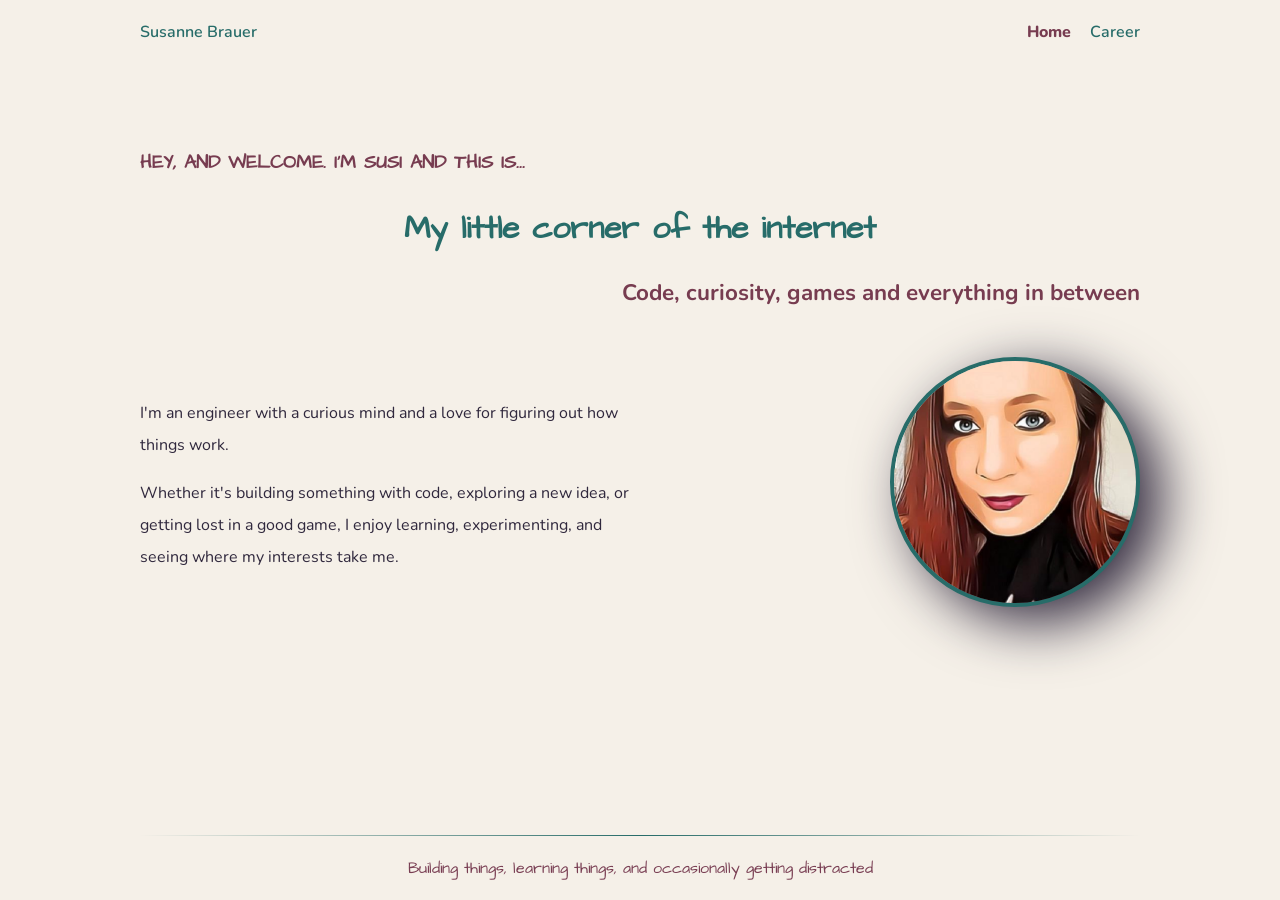
<file: index.html>
<!DOCTYPE html>
<html lang="en">
<head>
    <meta charset="UTF-8">
    <meta name="viewport" content="width=device-width, initial-scale=1.0">
    <title>Susanne Brauer</title>
    
    <link rel="preconnect" href="https://fonts.googleapis.com">
    <link rel="preconnect" href="https://fonts.gstatic.com" crossorigin>
    <link href="https://fonts.googleapis.com/css2?family=Architects+Daughter&family=Nunito:ital,wght@0,200..1000;1,200..1000&display=swap" rel="stylesheet">
    <link rel="stylesheet" href="style.css">
    <script src="script.js" defer></script>
</head>
<body>
    <header>
        <p>Susanne Brauer</p>
        <nav id="mobile-nav">
            <ul>
                <li><a href="index.html" class="current-page">Home</a></li>
                <!-- <li><a href="#">About</a></li> -->
                <li><a href="career.html">Career</a></li>
                <!-- <li><a href="#">Projects</a></li>
                <li><a href="#">Journal</a></li>
                <li><a href="#">Collections</a></li> -->
            </ul>
        </nav>
        <button id="menu-button" aria-label="Toggle navigation" aria-expanded="false" aria-controls="mobile-nav">
            <div class="menu-bar"></div>
            <div class="menu-bar"></div>
            <div class="menu-bar"></div>
        </button>
    </header>
    <main>
        <section id="introduction">
            <div id="title-section">
                <p id="greeting">Hey, And Welcome. I'm Susi and this is...</p>
                <h1>My little corner of the internet</h1>
                <p id="sub-title">Code, curiosity, games and everything in between</p>
            </div>
            <div id="intro">
                <div id = "intro-blurp">
                    <p>I'm an engineer with a curious mind and a love for figuring out how things work.</p>
                    <p>Whether it's building something with code, exploring a new idea, or getting lost in a good game, I enjoy learning, experimenting, and seeing where my interests take me.</p>
                </div>
                <div>
                    <img id="intro-img" src="resources/img/susi-stylised.png" alt="stylized picture of Susi">
                </div>
            </div>
        </section>
    </main>
    <footer>
        <p>Building things, learning things, and occasionally getting distracted</p>
    </footer>
</body>
</html>
</file>
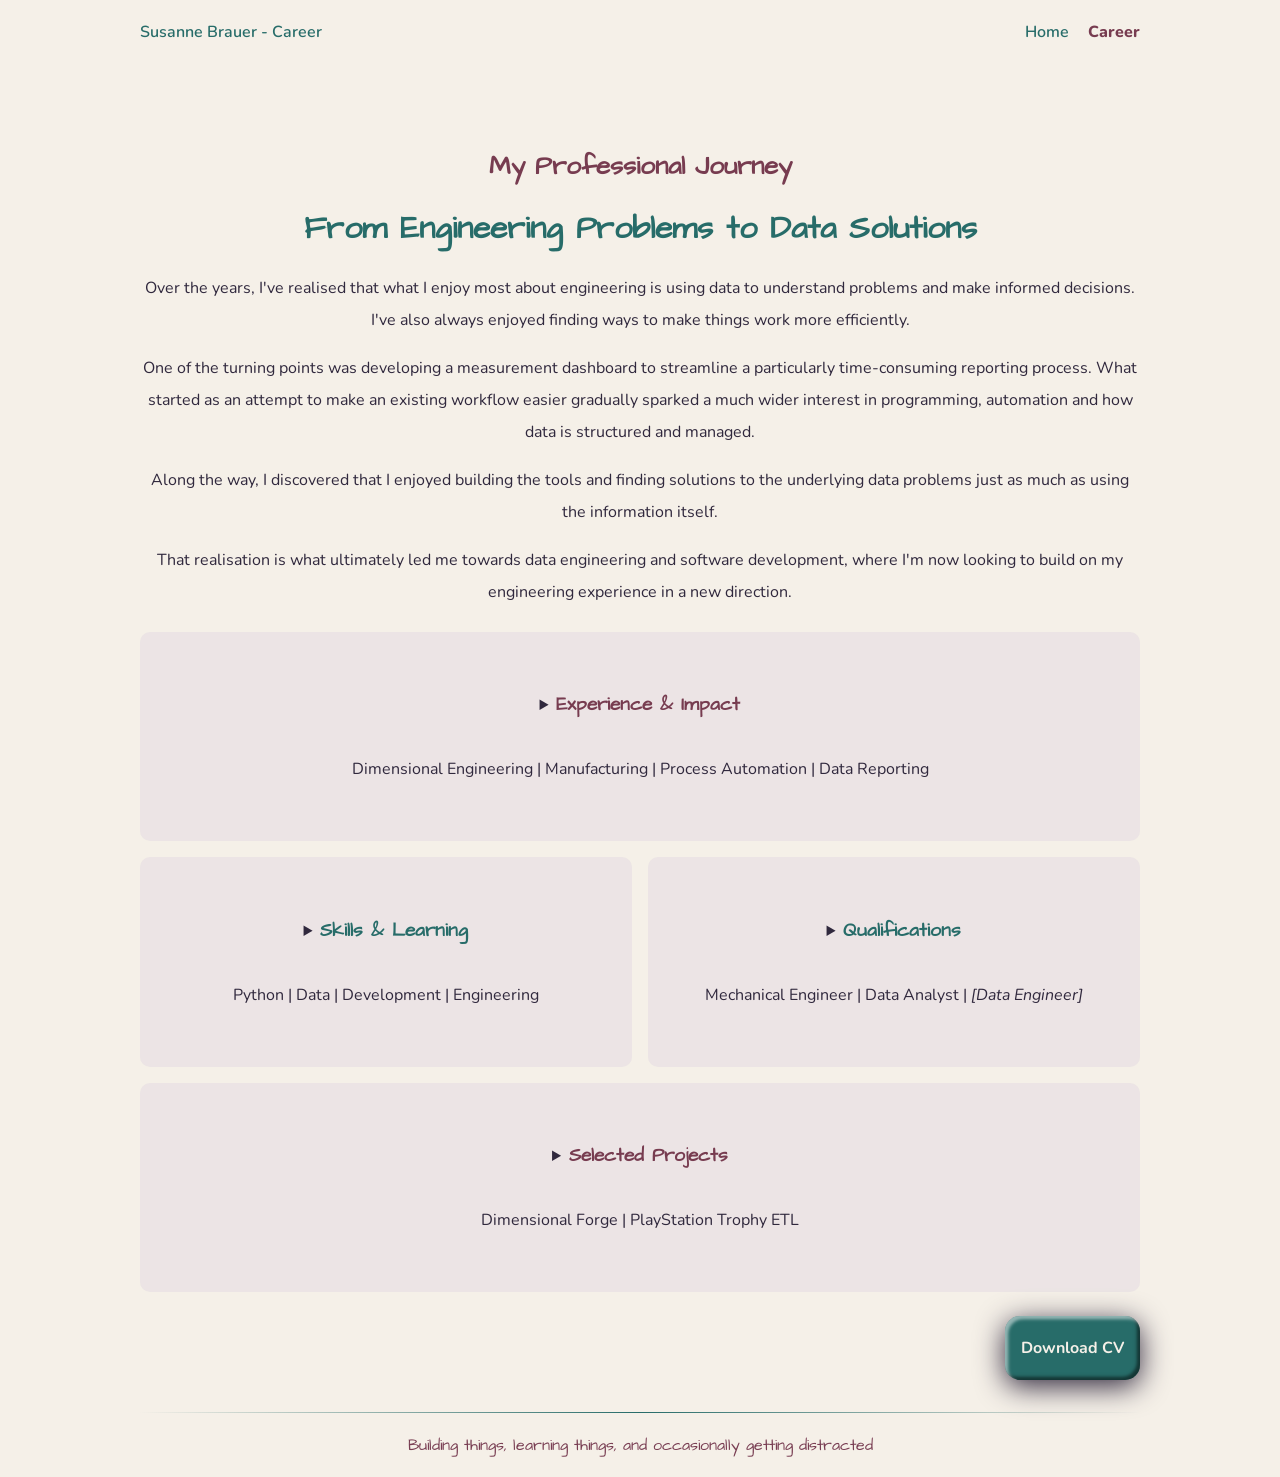
<file: career.html>
<!DOCTYPE html>
<html lang="en">
<head>
    <meta charset="UTF-8">
    <meta name="viewport" content="width=device-width, initial-scale=1.0">
    <title>Susanne Brauer</title>
    
    <link rel="preconnect" href="https://fonts.googleapis.com">
    <link rel="preconnect" href="https://fonts.gstatic.com" crossorigin>
    <link href="https://fonts.googleapis.com/css2?family=Architects+Daughter&family=Nunito:ital,wght@0,200..1000;1,200..1000&display=swap" rel="stylesheet">
    <link rel="stylesheet" href="style.css">
    <script src="script.js" defer></script>
</head>
<body>
    <header>
        <p>Susanne Brauer - Career</p>
        <nav id="mobile-nav">
            <ul>
                <li><a href="index.html">Home</a></li>
                <!-- <li><a href="#">About</a></li> -->
                <li><a href="career.html" class="current-page">Career</a></li>
                <!-- <li><a href="#">Projects</a></li>
                <li><a href="#">Journal</a></li>
                <li><a href="#">Collections</a></li> -->
            </ul>
        </nav>
        <button id="menu-button" aria-label="Toggle navigation" aria-expanded="false" aria-controls="mobile-nav">
            <div class="menu-bar"></div>
            <div class="menu-bar"></div>
            <div class="menu-bar"></div>
        </button>
    </header>
    <main>
        <h2 class="tag-line-top">My Professional Journey</h2>
        <h1>From Engineering Problems to Data Solutions</h1>
        <p>Over the years, I've realised that what I enjoy most about engineering is using data to understand problems and make informed decisions. I've also always enjoyed finding ways to make things work more efficiently.</p>

        <p>One of the turning points was developing a measurement dashboard to streamline a particularly time-consuming reporting process. What started as an attempt to make an existing workflow easier gradually sparked a much wider interest in programming, automation and how data is structured and managed.</p>

        <p>Along the way, I discovered that I enjoyed building the tools and finding solutions to the underlying data problems just as much as using the information itself.</p>

        <p>That realisation is what ultimately led me towards data engineering and software development, where I'm now looking to build on my engineering experience in a new direction.</p>

        <div id="career-overview-container">
            <div class="box" id="experience-impact-block">
                <details>
                    <summary>
                        <h3>Experience & Impact</h3>
                        <p>Dimensional Engineering | Manufacturing | Process Automation | Data Reporting</p>
                    </summary>
                    <details>
                        <summary>
                            <h4>Jaguar Land Rover | Dimensional System Integration Engineer</h4>
                            <p>January 2020-present | Gaydon</p>
                        </summary>
                        <ul>
                            <li>Led dimensional integration of the Range Rover exterior rear end through launch and release, resolving part-tolerancing and verification issues through data-driven problem-solving.</li>
                            <li>Joined the core team following product delivery, providing expertise in GD&T, gauging and measurement planning and delivering technical training.</li>
                            <li>Took on product-owner responsibilities for four small core teams, planning and prioritising work streams and supporting their transition to agile working.</li>
                            <li> Developed automation for Jira metrics and workstream reporting, alongside dimensional calculation and measurement-analysis tools.</li>
                        </ul>
                    </details>

                    <details>
                        <summary>
                            <h4>Jaguar Land Rover | Crafted Quality Engineer</h4>
                            <p>May 2017-January 2020 | Gaydon</p>
                        </summary>
                        <ul>
                            <li>Drove perceived-quality development for the new Range Rover exterior front and rear ends from early development through release.</li>
                            <li>Worked across design and engineering to translate design intent into product targets, benchmark and resolve quality risks.</li>
                        </ul>
                    </details>

                    <details>
                        <summary>
                            <h4>Jaguar Land Rover | Dimensional Control Engineer - contract</h4>
                            <p>February 2015-May 2017 | Gaydon</p>
                        </summary>
                        <ul>
                            <li>Led cross-functional dimensional strategy for Jaguar I-PACE exterior front and rear systems through launch release, connecting design intent with manufacturing constraints and customer requirements.</li>
                        </ul>
                    </details>

                    <details>
                        <summary>
                            <h4>Earlier Experience</h4>
                        </summary>
                        <p>Bertrandt Technikum - Student apprentice, Dimensional Management</p>
                        <p>November 2011-January 2013 | Ehningen (GER)</p>
                        <p>Worked with GD&T and tolerance analysis; completed a degree assignment analysing tolerances in a kinematic system to support design improvement.</p>
                        <p>Otto-von-Guericke University Magdeburg - Student assistant and tutor</p>
                        <p>February 2010-May 2011 | Magdeburg (GER)</p>
                        <p>Supported machine-design research and design work; tutored students in technical drawing.</p>
                    </details>
                </details>
            </div>

            <div class="box" id="skills-learning-block">
                <details>
                    <summary>
                        <h3>Skills & Learning</h3>
                        <p>Python | Data | Development | Engineering</p>
                    </summary>
                    <h4>Python</h4>
                    <p>pandas, object-oriented programming, file processing, input validation, openpyxl and reporting automation</p>
                    <h4>Data</h4>
                    <p>SQL/SQLite, relational data modelling, Excel, Tableau and statistical analysis, ETL</p>
                    <h4>Development</h4>
                    <p>Git/GitHub branches and pull requests, modular refactoring, scenario-based checks and PyInstaller
                    executable packaging</p>
                    <h4>Engineering</h4>
                    <p>requirements definition, dimensional analysis, cross-functional problem-solving and root causing, gauging and measurement planning, geometric dimensioning and tolerancing, technical training and work prioritisation</p>
                </details>
            </div>

            <div class="box" id="qualifications-block">
                <details>
                    <summary>
                        <h3>Qualifications</h3>
                        <p>Mechanical Engineer | Data Analyst | <i>[Data Engineer]</i></p>
                    </summary>
                    <h4>Mechanical Engineer</h4>
                    <p>Diplom-Ingenieurin (Dipl.-Ing.) Maschinenbau - Master of Mechanical Engineering</p>
                    <p>Otto-von-Guericke-University Magdeburg</p>
                    <p>September 2014</p>
                    <h4>Apprenticeship Data Analyst Level 4</h4>
                    <p>Provider: Multiverse</p>
                    <p>Distinction</p>
                    <p>July 2024</p>
                    <h4>Apprenticeship Data Engineer Level 5 <i>[on going]</i></h4>
                    <p>Provider: Baltic</p>
                    <p>in progress</p>
                </details>
            </div>

            <div class="box" id="projects-block">
                <details>
                    <summary>
                        <h3>Selected Projects</h3>
                        <p>Dimensional Forge | PlayStation Trophy ETL</p>
                    </summary>
                    <details>
                        <summary>
                            <h4>Dimensional Forge</h4>
                            <p>Personal project - <span class="tag-pill">Python</span> <span class="tag-pill">SQLite</span> - In development</p>
                        </summary>
                        <ul>
                            <li>Independently developing a personal application inspired by engineering challenges: linking part and vehicle requirements through tolerance calculations to bring inputs, targets and results together</li>
                            <li>Designed revisioned records and relationships to preserve historical calculation inputs and identify changes to requirements</li>
                            <li>Implemented tolerance calculations, target checks and recalculation/review workflows, with a command-line interface for interacting with requirements and reviewing stacks</li>
                            <li>Used sample data and scenario-based checks to verify calculations, historical revisions and changed-input detection; use Git/GitHub branches and pull requests to manage changes</li>
                        </ul>
                        <p><a href="https://github.com/SusanneBrauer/dimensional-forge" target="_blank"><img src="resources/logos/GitHub_Invertocat_Black_Clearspace.png" alt="GitHub InvertoCat Logo" id="github-inline-logo"> GitHub Repo</a></p>
                    </details>

                    <details>
                        <summary>
                            <h4>PlayStation Trophy ETL</h4>
                            <p>Personal project - <span class="tag-pill">Python</span> <span class="tag-pill">SQLite</span> <span class="tag-pill">unittest</span> - In development</p>
                        </summary>
                        <ul>
                            <li>Built an ETL pipeline to extract PlayStation Network game, trophy and player data, transform records and save JSON snapshots for loading into relational SQLite tables</li>
                            <li>Implemented inserts and updates, with automated tests covering transaction rollback, duplicate prevention and changes to earned status and dates</li>
                        </ul>
                    </details>
                </details>
            </div>
        </div>

        <a href="resources/files/Susanne_Brauer_CV.pdf" download class="button" id="cv-button">Download CV</a>
    </main>
    <footer>
        <p>Building things, learning things, and occasionally getting distracted</p>
    </footer>
</body>
</html>
</file>
<file: style.css>
:root {
    --color-deep-teal: #276C69;
    --color-bordeaux: #773c50;
    --color-lavender: #B5A2D1;
    --color-warm-cream: #F5F0E8;
    --color-plum: #30283d;
}

* {
    box-sizing: border-box;
}

html, body {
    height: 100%;
    font-size: 16px;
}

body {
    background-color: var(--color-warm-cream);
    color: var(--color-plum);
    font-family: 'Nunito', Arial, Helvetica, sans-serif;
    width: 80%;
    max-width: 1000px;
    margin: auto;
    display: flex;
    flex-direction: column;
}

p, li, a {
    line-height: 2rem;
    font-size: 1rem;
}

a {
    text-decoration: none;
    color: var(--color-deep-teal);
}

a:hover {
    text-decoration: underline;
}

.button {
    padding: 1rem;
    color: var(--color-warm-cream);
    background-color: var(--color-deep-teal);
    border-radius: 15px;
    font-family: 'Nunito', Arial, Helvetica, sans-serif;
    font-weight: bold;
    font-size: 1rem;
    box-shadow: 0 0.4rem 1.8rem var(--color-plum), inset 0.2em 0.2em 0.2em 0 rgba(255,255,255,0.5), inset -0.2em -0.2em 0.2em 0 rgba(0,0,0,0.5);
}

.button:hover {
    background-color: var(--color-bordeaux);
}

.button:active {
    background-color: var(--color-bordeaux);
    box-shadow: 0 0.4rem 0.8rem var(--color-plum), inset 0.2em 0.2em 0.2em 0 rgba(255,255,255,0.5), inset -0.2em -0.2em 0.2em 0 rgba(0,0,0,0.5);
    transform: translate(4px, 2px);
}

header {
    display: flex;
    justify-content: space-between;
    align-items: center;
    color: var(--color-deep-teal);
    font-weight: 600;
    font-size: 1.3rem;
}

main {
    padding-top: 4rem;
    text-align: center;
    flex: 1 0 auto;
}

nav ul {
    display: flex;
    gap: 1.2rem;
    margin: 0;
}

nav ul li {
    list-style: none;
}

nav ul a {
    display: block;
    text-decoration: none;
    color: inherit;
}

nav ul a:hover {
    text-shadow: 0px 0px 6px var(--color-lavender);
    text-decoration: none;
}

.current-page {
    color: var(--color-bordeaux);
    font-weight: 800;
}

#menu-button {
    display: none;
}

h1, h2, h3 {
    font-family: 'Architects Daughter', Arial, Helvetica, sans-serif;
}

h1 {
    color: var(--color-deep-teal);
    font-size: 2rem;
}

h2 {
    color: var(--color-bordeaux);
    font-size: 1.6rem;
}

h3 {
    font-size: 1.2rem;
}

h4 {
    font-size: 1rem;
}

#title-section {
    color: var(--color-bordeaux);
    font-weight: bold;
    padding-bottom: 1.6rem;
}

#greeting {
    text-transform: uppercase;
    font-family: 'Architects Daughter', Arial, Helvetica, sans-serif;
    font-size: 1.2rem;
    text-align: left;
}

#sub-title {
    font-size: 1.4rem;
    text-align: right;
}

#intro {
    display: flex;
    justify-content: space-between;
    align-items: center;
}

#intro-blurp {
    line-height: 2rem;
    font-size: 1.2rem;
    max-width: 500px;
    text-align: left;
}

#intro-img {
    border-radius: 50%;
    border: solid 4px var(--color-deep-teal);
    filter: drop-shadow(1.4rem 1rem 1.8rem var(--color-plum));
    width: 250px;
}

#career-overview-container {
    display: grid;
    grid-template-columns: 1fr 1fr;
    grid-gap: 1rem;
    margin-top: 1.5rem;
    margin-bottom: 1.5rem;
}

#career-overview-container > div {
    background-color:  rgba(181, 162, 209, 0.15);
    border-radius: 10px;
}

#experience-impact-block, #projects-block {
    grid-column-start: 1;
    grid-column-end: 3;
}

#experience-impact-block h3, #projects-block h3 {
    color: var(--color-bordeaux);
}

#skills-learning-block h3, #qualifications-block h3 {
    color: var(--color-deep-teal);
}

#cv-button {
    float: right;
}

.box {
    padding: 2.5rem;
}

summary h3, summary h4 {
    display: inline-block;
}

details ul {
    text-align: left;
}

.tag-pill {
    border: solid 2px var(--color-deep-teal);
    border-radius: 1rem;
    color: var(--color-deep-teal);
    padding: 0.1rem 0.4rem;
    background-color: rgba(0, 128, 128, 0.1);
}

#github-inline-logo {
    height: 1.2rem;
    vertical-align: text-top;
}

footer {
    margin-top: 2rem;
    border-top: solid 1px;
    border-image: linear-gradient(to right, rgba(0, 0, 0, 0), var(--color-deep-teal), rgba(0, 0, 0, 0)) 1;
    font-family: 'Architects Daughter', Arial, Helvetica, sans-serif;
    color: #783D52;
    font-size: 0.9rem;
    text-align: center;
    flex-shrink: 0;
}

/*format adjustments*/
@media only screen and (max-width: 950px) {
    body {
        width: 95%;
    }
}

@media only screen and (max-width: 800px) {
    html {
        font-size: 14px;
    }

    header {
        flex-wrap: wrap;
    }

    nav {
        display: none;
    }

    nav.open-nav {
        display: block;
        flex-basis: 100%;
        order: 3;
        border-top:solid 1px;
        border-image: linear-gradient(to right, rgba(0, 0, 0, 0), var(--color-deep-teal), rgba(0, 0, 0, 0)) 1;
        padding-top: 1rem;
    }

    nav ul {
        flex-direction: column;
    }

    #menu-button {
        display: flex;
        flex-direction: column;
        padding: 4px;
        border: solid 2px var(--color-deep-teal);
        border-radius: 8px;
    }

    .menu-bar {
        background-color: var(--color-deep-teal);
        height: 2px;
        width: 22px;
        margin: 3px;
    }

    #intro-img {
        width: 160px;
    }

    .box {
        padding: 1rem;
    }
}

@media only screen and (max-width: 650px) {
    html {
        font-size: 12px;
    }

    body {
        width: 100%;
    }

    header {
        margin-right: 10px;
        margin-left: 10px;
    }

    #greeting, #sub-title, #intro-blurp {
        text-align: center;
    }

    #intro {
        flex-direction: column;
    }

    #intro-blurp {
        order: 2;
    }

    #intro-img {
        order: 1;
        width: 100px;
    }

    .box {
        padding: 0.3rem;
    }

    #career-overview-container {
        display: grid;
        grid-template-columns: 1fr;
        margin-left: 5px;
        margin-right: 5px;
    }

    #experience-impact-block, #projects-block {
        grid-column-start: 1;
        grid-column-end: 2;
    }
}
</file>
